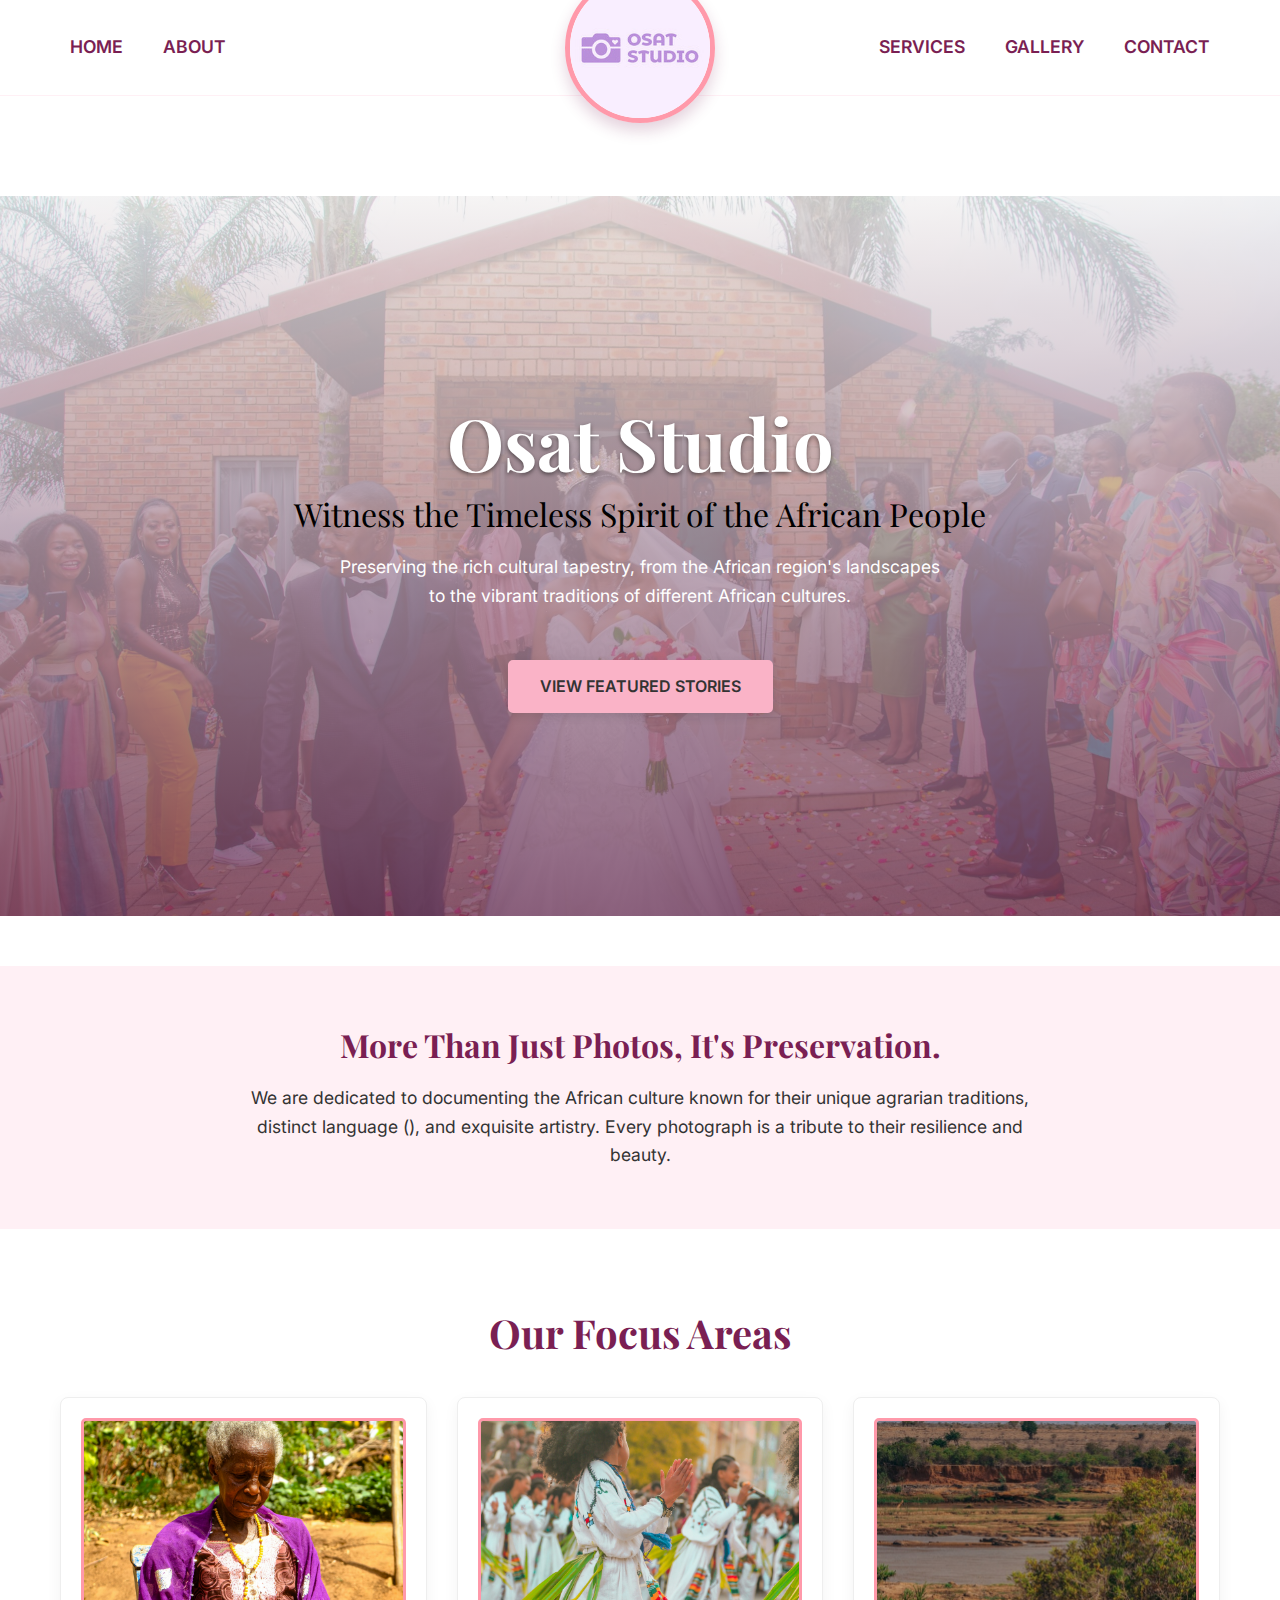
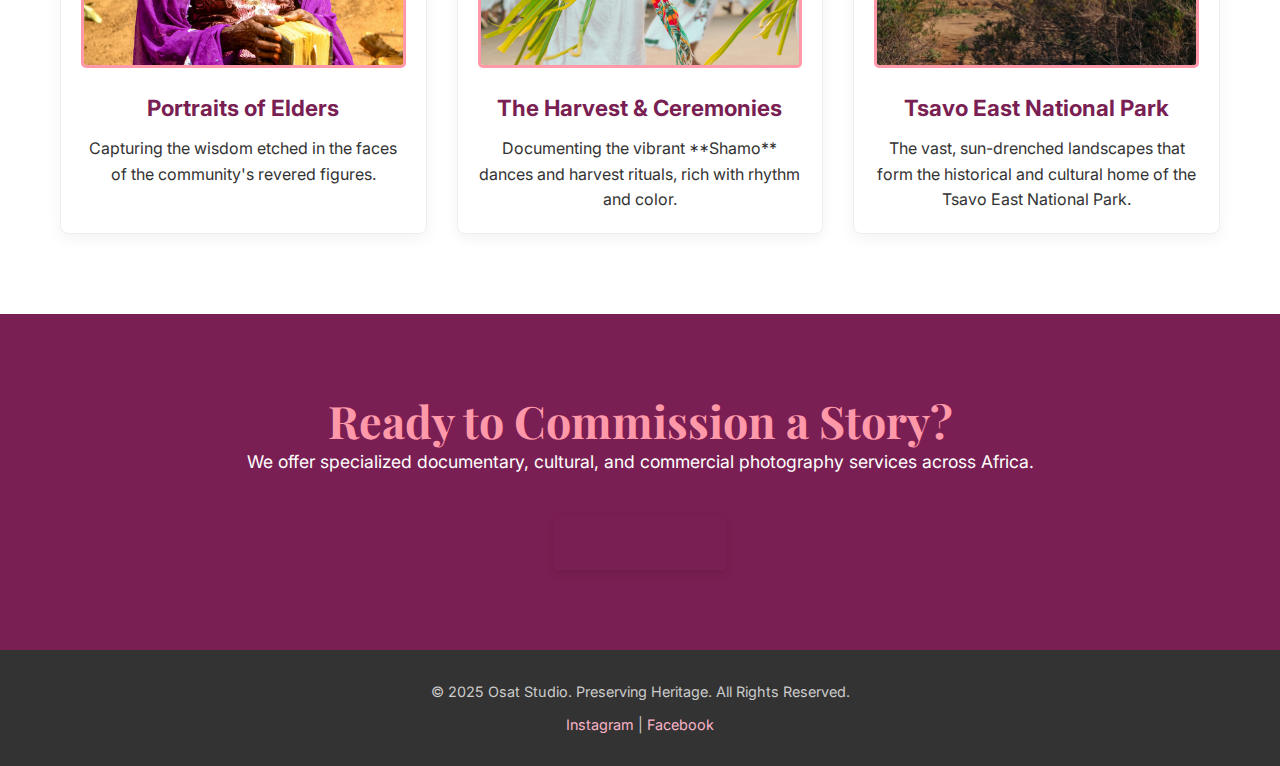
<file: index.html>
<!DOCTYPE html>
<html lang="en">
<head>
    <meta charset="UTF-8">
    <meta name="viewport" content="width=device-width, initial-scale=1.0">
    <title>Osat Studio: Capturing the African Heritage</title>
    <link rel="stylesheet" href="styles.css"> 
</head>
<body>

    <header class="main-header">
        <nav class="centered-nav">
            <ul class="nav-left">
                <li><a href="index.html">Home</a></li>
                <li><a href="about.html">About</a></li>
            </ul>

            <div class="nav-logo">
                <img src="images/logo.jpeg" alt="Eritrean Lenses Photography Logo" class="logo-img">
            </div>

            <ul class="nav-right">
                <li><a href="services.html">Services</a></li>
                <li><a href="gallery.html">Gallery</a></li>
                <li><a href="contact.html">Contact</a></li>
            </ul>
        </nav>
    </header>
    
    <main>
        
        <section class="hero-section">
            <div class="hero-content">
                <h1>Osat Studio</h1>
                <h2>Witness the Timeless Spirit of the African People</h2>
                <p>Preserving the rich cultural tapestry, from the African region's landscapes to the vibrant traditions of different African cultures.</p>
                <a href="gallery.html" class="cta-button">View Featured Stories</a>
            </div>
            </section>

        <section class="intro-mission">
            <div class="container">
                <h3>More Than Just Photos, It's Preservation.</h3>
                <p>We are dedicated to documenting the African culture known for their unique agrarian traditions, distinct language (), and exquisite artistry. Every photograph is a tribute to their resilience and beauty.</p>
            </div>
        </section>

        <section class="featured-themes">
            <div class="container">
                <h3>Our Focus Areas</h3>
                <div class="theme-grid">
                    <div class="theme-card">
                        <img src="images/elders.jpg" alt="Kunama elder portrait">
                        <h4>Portraits of Elders</h4>
                        <p>Capturing the wisdom etched in the faces of the community's revered figures.</p>
                    </div>
                    <div class="theme-card">
                        <img src="images/dances.jpg" alt="Kunama traditional dancing">
                        <h4>The Harvest & Ceremonies</h4>
                        <p>Documenting the vibrant **Shamo** dances and harvest rituals, rich with rhythm and color.</p>
                    </div>
                    <div class="theme-card">
                        <img src="images/africa.jpg" alt="Tsavo East National Park landscape">
                        <h4>Tsavo East National Park</h4>
                        <p>The vast, sun-drenched landscapes that form the historical and cultural home of the Tsavo East National Park.</p>
                    </div>
                </div>
            </div>
        </section>

        <section class="secondary-cta">
            <div class="container">
                <h2>Ready to Commission a Story?</h2>
                <p>We offer specialized documentary, cultural, and commercial photography services across Africa.</p>
                <a href="contact.html" class="cta-button-secondary">Inquire Now</a>
            </div>
        </section>

    </main>

    <footer class="site-footer">
        <p>&copy; 2025 Osat Studio. Preserving Heritage. All Rights Reserved.</p>
        <div class="social-links">
            <a href="#">Instagram</a> | <a href="#">Facebook</a>
        </div>
    </footer>

</body>
</html>
</file>
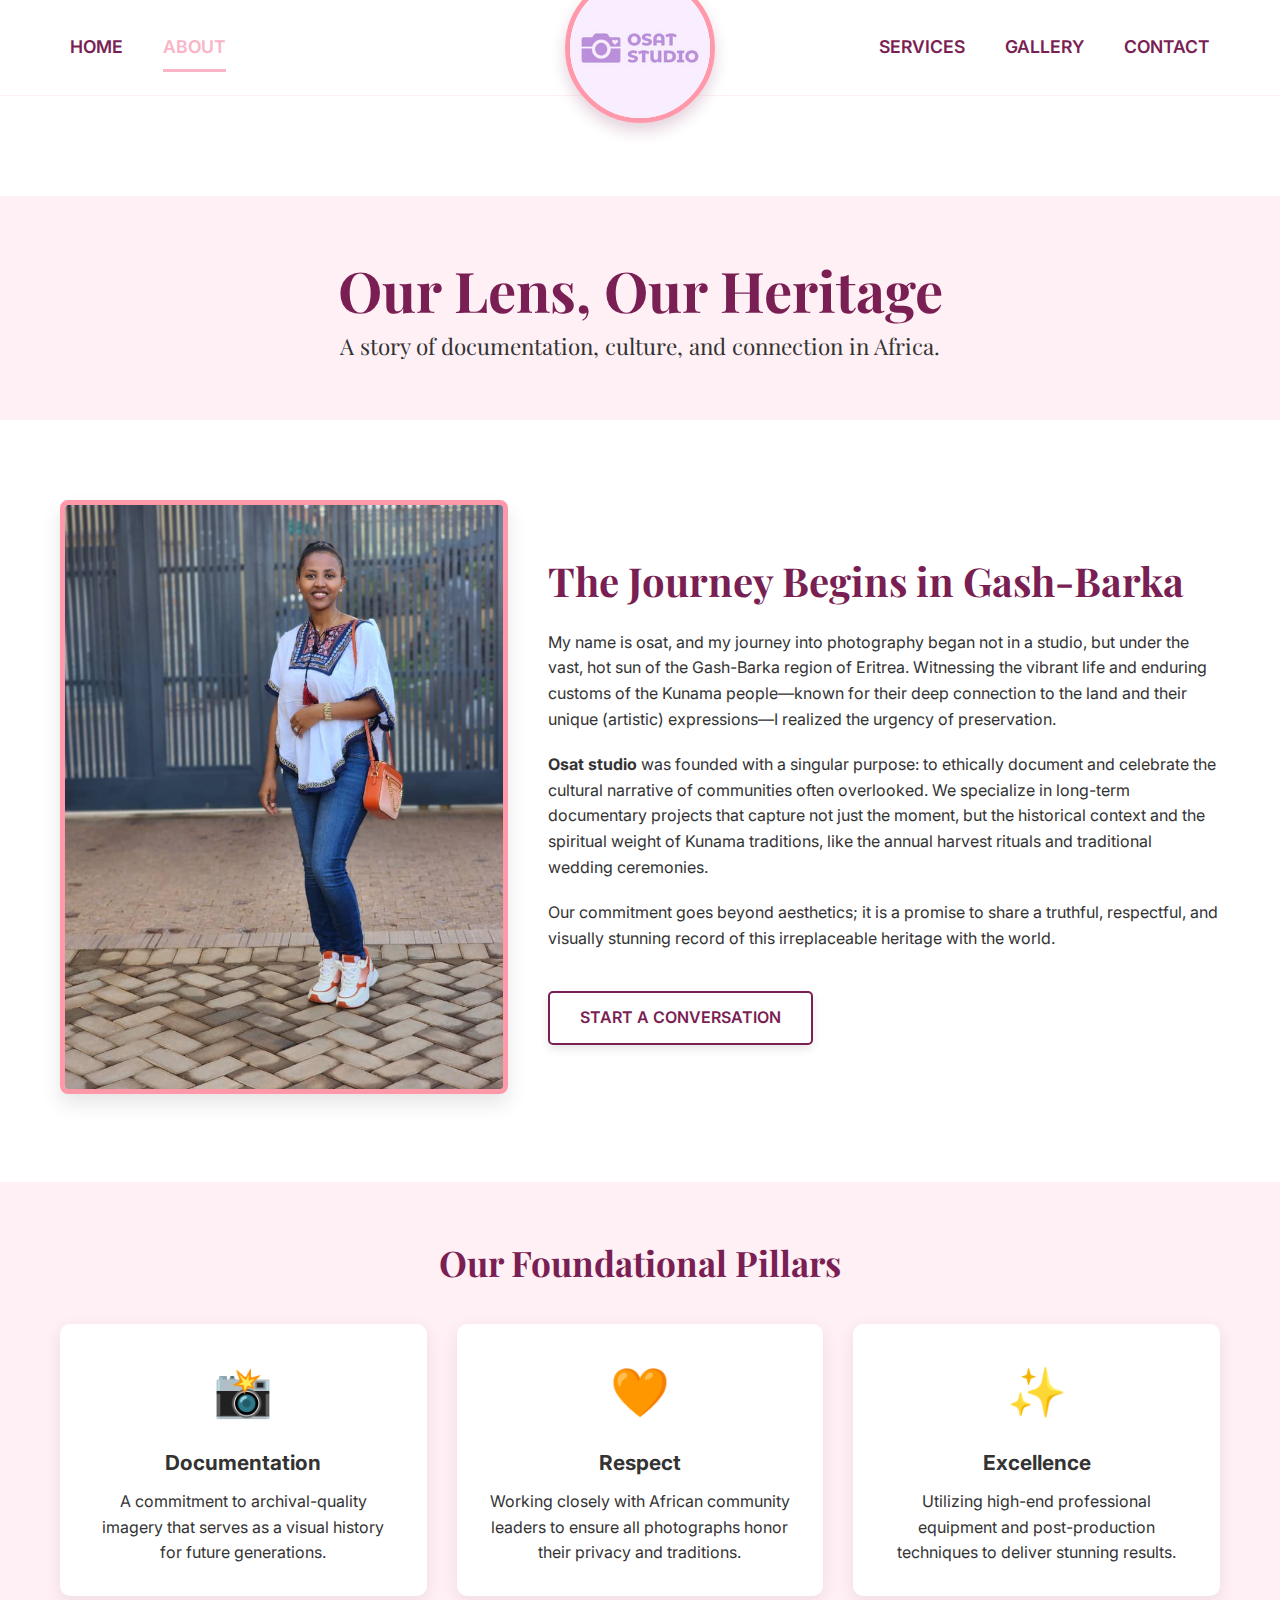
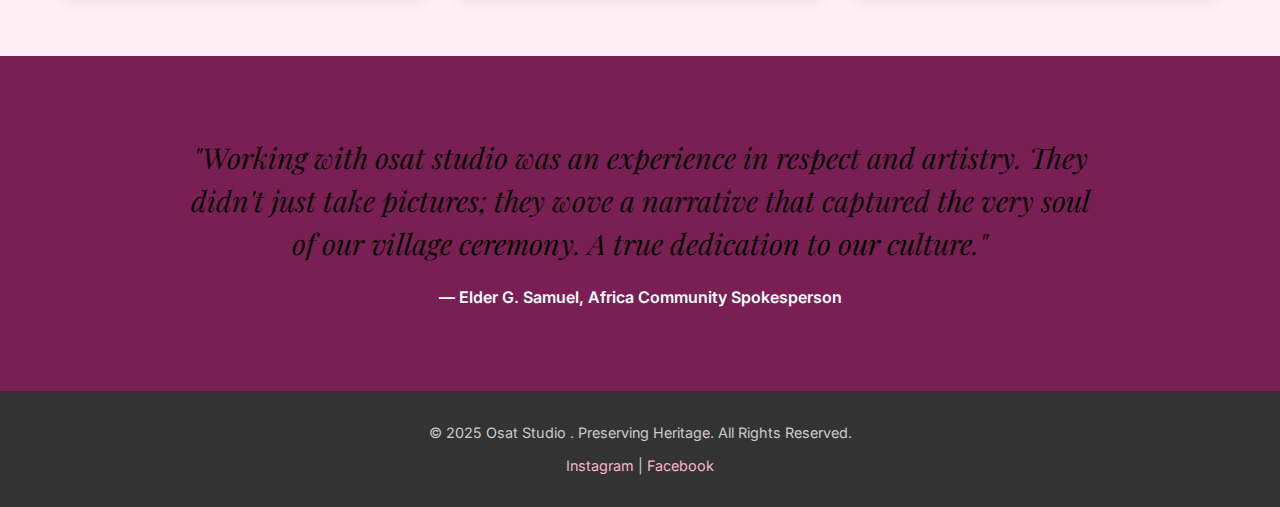
<file: about.html>
<!DOCTYPE html>
<html lang="en">
<head>
    <meta charset="UTF-8">
    <meta name="viewport" content="width=device-width, initial-scale=1.0">
    <title>About Us | African Lenses</title>
    <!-- Link to the shared stylesheet -->
    <link rel="stylesheet" href="styles.css"> 
</head>
<body>

    <!-- 
        HEADER: Reusing the centered navigation and logo structure
    -->
    <header class="main-header">
        <nav class="centered-nav">
            <ul class="nav-left">
                <li><a href="index.html">Home</a></li>
                <!-- Highlight the active page -->
                <li><a href="about.html" class="active-link">About</a></li> 
            </ul>

            <div class="nav-logo">
                <!-- Using logo.jpeg as per the last shared HTML -->
                <img src="images/logo.jpeg" alt="African Lenses Photography Logo" class="logo-img">
            </div>

            <ul class="nav-right">
                <li><a href="services.html">Services</a></li>
                <li><a href="gallery.html">Gallery</a></li>
                <li><a href="contact.html">Contact</a></li>
            </ul>
        </nav>
    </header>
    
    <!-- 
        MAIN CONTENT: About Page Sections
    -->
    <main>
        
        <!-- Hero Title Section (Simple but effective) -->
        <section class="page-hero-title">
            <div class="container">
                <h1>Our Lens, Our Heritage</h1>
                <h2>A story of documentation, culture, and connection in Africa.</h2>
            </div>
        </section>

        <!-- 1. THE STORY: Two-column layout with photo -->
        <section class="about-story-section">
            <div class="container about-flex-container">
                
                <!-- Image of the Photographer/Studio -->
                <div class="about-image">
                    <img src="images/osit.jpg" 
                         alt="Portrait of the Photographer"
                         onerror="this.onerror=null; this.src='https://placehold.co/500x700/7A1F53/FFFFFF?text=The+Photographer';">
                </div>

                <!-- Biography Text -->
                <div class="about-text">
                    <h3>The Journey Begins in Gash-Barka</h3>
                    <p>My name is osat, and my journey into photography began not in a studio, but under the vast, hot sun of the Gash-Barka region of Eritrea. Witnessing the vibrant life and enduring customs of the Kunama people—known for their deep connection to the land and their unique  (artistic) expressions—I realized the urgency of preservation.</p>
                    
                    <p><strong>Osat studio</strong> was founded with a singular purpose: to ethically document and celebrate the cultural narrative of communities often overlooked. We specialize in long-term documentary projects that capture not just the moment, but the historical context and the spiritual weight of Kunama traditions, like the annual harvest rituals and traditional wedding ceremonies.</p>
                    
                    <p>Our commitment goes beyond aesthetics; it is a promise to share a truthful, respectful, and visually stunning record of this irreplaceable heritage with the world.</p>
                    
                    <a href="contact.html" class="cta-button-secondary">Start a Conversation</a>
                </div>

            </div>
        </section>
        
        <!-- 2. CORE VALUES/MISSION -->
        <section class="core-values">
            <div class="container">
                <h3>Our Foundational Pillars</h3>
                <div class="values-grid">
                    <div class="value-card">
                        <span class="icon">📸</span>
                        <h4>Documentation</h4>
                        <p>A commitment to archival-quality imagery that serves as a visual history for future generations.</p>
                    </div>
                    <div class="value-card">
                        <span class="icon">🧡</span>
                        <h4>Respect</h4>
                        <p>Working closely with African community leaders to ensure all photographs honor their privacy and traditions.</p>
                    </div>
                    <div class="value-card">
                        <span class="icon">✨</span>
                        <h4>Excellence</h4>
                        <p>Utilizing high-end professional equipment and post-production techniques to deliver stunning results.</p>
                    </div>
                </div>
            </div>
        </section>

        <!-- 3. TESTIMONIAL BLOCK -->
        <section class="testimonial-block">
            <div class="container">
                <p class="quote-text">"Working with osat studio was an experience in respect and artistry. They didn't just take pictures; they wove a narrative that captured the very soul of our village ceremony. A true dedication to our culture."</p>
                <p class="quote-source">— Elder G. Samuel, Africa Community Spokesperson</p>
            </div>
        </section>
        
    </main>

    <!-- 
        FOOTER: Reusing the standard footer structure
    -->
    <footer class="site-footer">
        <p>&copy; 2025 Osat Studio  . Preserving Heritage. All Rights Reserved.</p>
        <div class="social-links">
            <a href="#">Instagram</a> | <a href="#">Facebook</a>
        </div>
    </footer>

</body>
</html>
</file>
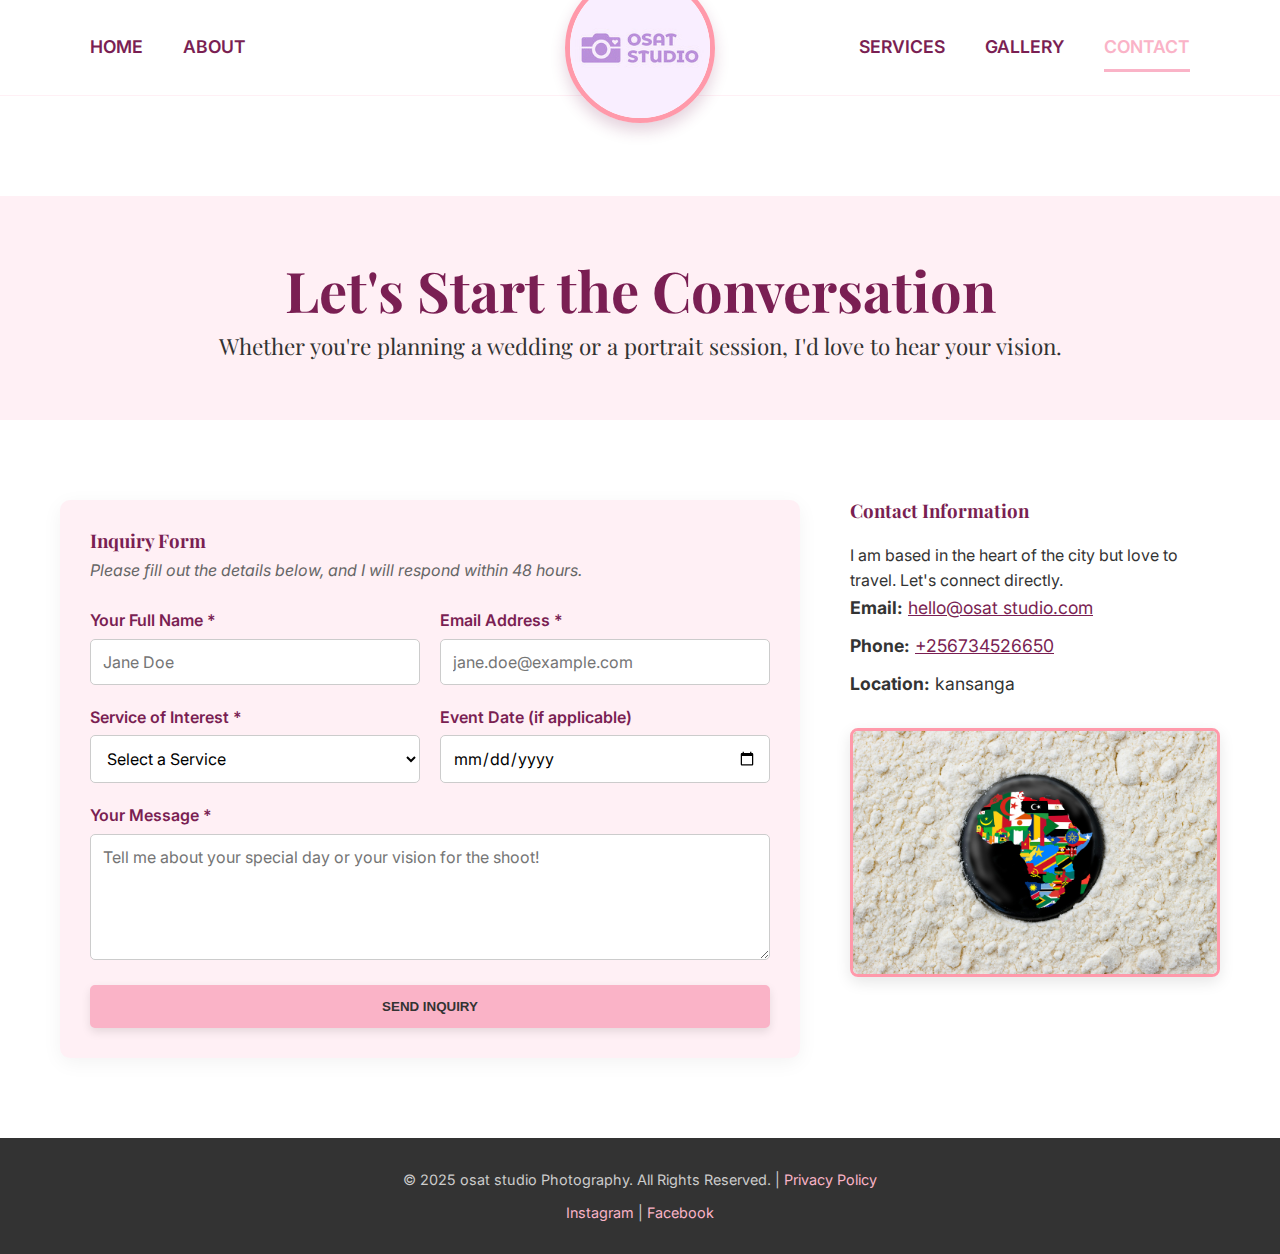
<file: contact.html>
<!DOCTYPE html>
<html lang="en">
<head>
    <meta charset="UTF-8">
    <meta name="viewport" content="width=device-width, initial-scale=1.0">
    <title>Contact | Rosa Bloom Photography</title>
    <link rel="stylesheet" href="styles.css">
</head>
<body>

    <!-- Main Header & Navigation -->
    <header class="main-header">
        <div class="centered-nav container">
            <!-- Navigation Links Left -->
            <ul class="nav-left">
                <li><a href="index.html">Home</a></li>
                <li><a href="about.html">About</a></li>
            </ul>

            <!-- Logo -->
            <div class="nav-logo">
                <img src="images/logo.jpeg" alt="Rosa Bloom Logo" class="logo-img" 
                     onerror="this.onerror=null; this.src='https://placehold.co/150x150/FF99AA/7A1F53?text=RB'">
            </div>

            <!-- Navigation Links Right -->
            <ul class="nav-right">
                <li><a href="services.html">Services</a></li>
                <li><a href="gallery.html">Gallery</a></li>
                <!-- Contact link is active on this page -->
                <li><a href="contact.html" class="active-link">Contact</a></li>
            </ul>
        </div>
    </header>

    <main>
        <!-- Page Hero Title -->
        <section class="page-hero-title">
            <div class="container">
                <h1>Let's Start the Conversation</h1>
                <h2>Whether you're planning a wedding or a portrait session, I'd love to hear your vision.</h2>
            </div>
        </section>

        <!-- Contact Form and Details Section -->
        <section class="contact-section">
            <div class="container contact-grid">
                
                <!-- Contact Form Container -->
                <div class="contact-form-container">
                    <h3>Inquiry Form</h3>
                    <p class="form-instructions">Please fill out the details below, and I will respond within 48 hours.</p>

                    <form action="#" method="POST" class="contact-form">
                        
                        <div class="form-group">
                            <label for="name">Your Full Name *</label>
                            <input type="text" id="name" name="name" required placeholder="Jane Doe">
                        </div>

                        <div class="form-group">
                            <label for="email">Email Address *</label>
                            <input type="email" id="email" name="email" required placeholder="jane.doe@example.com">
                        </div>

                        <div class="form-group">
                            <label for="service">Service of Interest *</label>
                            <select id="service" name="service" required>
                                <option value="" disabled selected>Select a Service</option>
                                <option value="wedding">Wedding / Elopement</option>
                                <option value="portrait">Family / Lifestyle Portrait</option>
                                <option value="commercial">Commercial / Branding</option>
                                <option value="other">Other Inquiry</option>
                            </select>
                        </div>

                        <div class="form-group">
                            <label for="date">Event Date (if applicable)</label>
                            <input type="date" id="date" name="date">
                        </div>

                        <div class="form-group full-width">
                            <label for="message">Your Message *</label>
                            <textarea id="message" name="message" rows="5" required placeholder="Tell me about your special day or your vision for the shoot!"></textarea>
                        </div>
                        
                        <!-- Submit Button styled as the primary CTA button -->
                        <button type="submit" class="cta-button full-width">Send Inquiry</button>
                    </form>
                </div>

                <!-- Contact Information and Map Placeholder -->
                <div class="contact-info">
                    <h3>Contact Information</h3>
                    <p>I am based in the heart of the city but love to travel. Let's connect directly.</p>

                    <div class="info-details">
                        <p><strong>Email:</strong> <a href="mailto:hello@osat studio.com">hello@osat studio.com</a></p>
                        <p><strong>Phone:</strong> <a href="tel:+256712345670">+256734526650</a></p>
                        <p><strong>Location:</strong> kansanga</p>
                    </div>

                    <div class="map-placeholder">
                        <img src="images/map.jpg" alt="Location Map Placeholder" 
                             onerror="this.onerror=null; this.src='https://placehold.co/400x300/FAB3C7/7A1F53?text=Map+Placeholder'">
                    </div>
                </div>

            </div>
        </section>

    </main>

    <!-- Footer -->
    <footer class="site-footer">
        <div class="container">
            <p>&copy; 2025 osat studio Photography. All Rights Reserved. | <a href="contact.html">Privacy Policy</a></p>
            <div class="social-links">
                <a href="#">Instagram</a> | 
                <a href="#">Facebook</a>
            </div>
        </div>
    </footer>

</body>
</html>
</file>
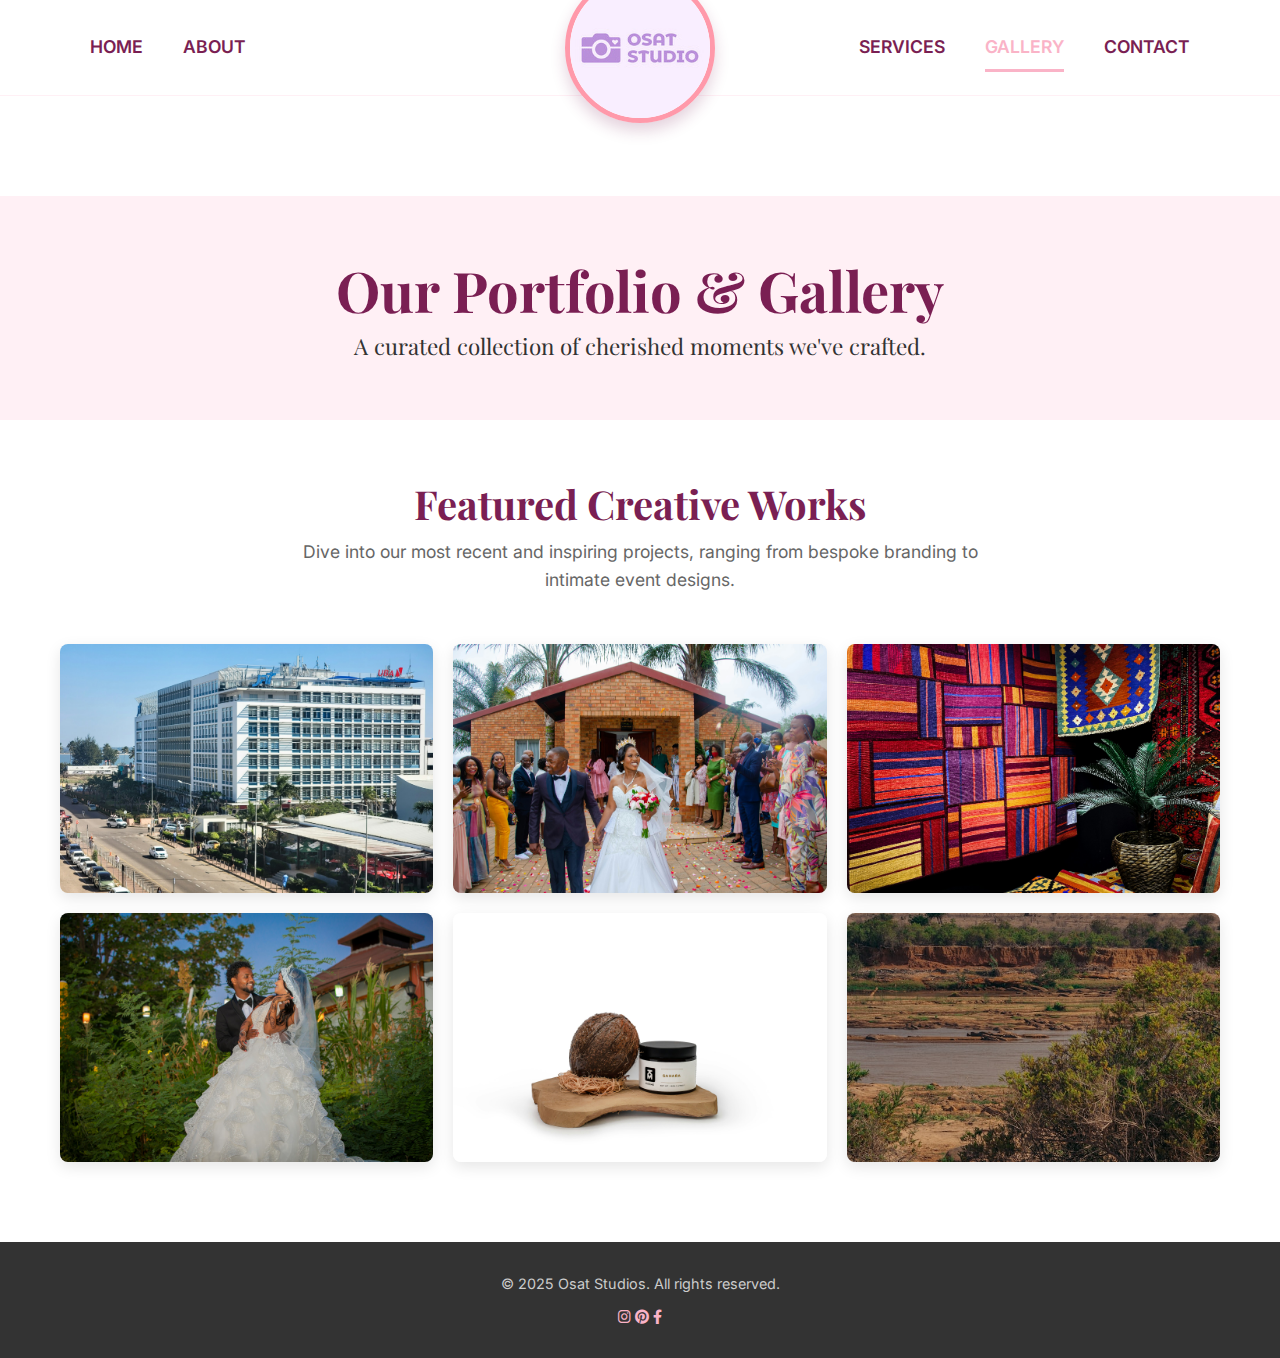
<file: gallery.html>
<!DOCTYPE html>
<html lang="en">
<head>
    <meta charset="UTF-8">
    <meta name="viewport" content="width=device-width, initial-scale=1.0">
    <title>Gallery | Willow & Plum Studios</title>
    <link rel="stylesheet" href="styles.css">
    <!-- Icon set used for illustrative purposes -->
    <link rel="stylesheet" href="https://cdnjs.cloudflare.com/ajax/libs/font-awesome/6.0.0-beta3/css/all.min.css">
</head>
<body>

    <!-- Header & Navigation -->
    <header class="main-header">
        <div class="centered-nav container">
            <!-- Left Navigation Links -->
            <ul class="nav-left">
                <li><a href="index.html">Home</a></li>
                <li><a href="about.html">About</a></li>
            </ul>
            
            <!-- Logo/Centerpiece -->
            <div class="nav-logo">
                <a href="index.html">
                    <img src="images/logo.jpeg" alt="Willow & Plum Logo" class="logo-img">
                </a>
            </div>

            <!-- Right Navigation Links -->
            <ul class="nav-right">
                <li><a href="services.html">Services</a></li>
                <li><a href="gallery.html" class="active-link">Gallery</a></li>
                <li><a href="contact.html">Contact</a></li>
            </ul>
        </div>
    </header>

    <main>
        <!-- Page Hero Title -->
        <section class="page-hero-title">
            <div class="container">
                <h1>Our Portfolio & Gallery</h1>
                <h2>A curated collection of cherished moments we've crafted.</h2>
            </div>
        </section>

        <!-- Gallery Grid Section -->
        <section class="gallery-section">
            <div class="container">
                <h3>Featured Creative Works</h3>
                <p class="gallery-description">Dive into our most recent and inspiring projects, ranging from bespoke branding to intimate event designs.</p>

                <div class="gallery-grid">
                    <!-- Gallery Item 1 -->
                    <div class="gallery-item">
                        <img src="images/comm.jpg" alt="Floral Branding Project">
                        <div class="overlay">
                            <h4>Blossom Brand Identity</h4>
                            <p>Bespoke logos and stationery for a boutique florist.</p>
                        </div>
                    </div>
                    
                    <!-- Gallery Item 2 -->
                    <div class="gallery-item">
                        <img src="images/hero-sec.jpg" alt="Event Design">
                        <div class="overlay">
                            <h4>Summer Garden Party</h4>
                            <p>Full conceptualization and styling of a high-end outdoor event.</p>
                        </div>
                    </div>

                    <!-- Gallery Item 3 -->
                    <div class="gallery-item">
                        <img src="images/int.jpg" alt="Digital Illustration">
                        <div class="overlay">
                            <h4>Digital Mood Boards</h4>
                            <p>Custom digital illustrations for interior design concepts.</p>
                        </div>
                    </div>
                    
                    <!-- Gallery Item 4 -->
                    <div class="gallery-item">
                        <img src="images/wed.jpg" alt="Wedding Stationery">
                        <div class="overlay">
                            <h4>Ethereal Wedding Suite</h4>
                            <p>Custom invitations, menus, and place cards with foil details.</p>
                        </div>
                    </div>
                    
                    <!-- Gallery Item 5 -->
                    <div class="gallery-item">
                        <img src="images/soap.jpg" alt="Product Packaging">
                        <div class="overlay">
                            <h4>Artisan Soap Packaging</h4>
                            <p>Minimalist, eco-friendly design for a luxury product line.</p>
                        </div>
                    </div>
                    
                    <!-- Gallery Item 6 -->
                    <div class="gallery-item">
                        <img src="images/africa.jpg" alt="Portrait Photography">
                        <div class="overlay">
                            <h4>Executive Portrait Series</h4>
                            <p>Clean, professional headshots and lifestyle photography.</p>
                        </div>
                    </div>

                </div>
            </div>
        </section>

    </main>

    <!-- Footer -->
    <footer class="site-footer">
        <div class="container">
            <p>&copy; 2025 Osat Studios. All rights reserved.</p>
            <div class="social-links">
                <a href="#"><i class="fab fa-instagram"></i></a>
                <a href="#"><i class="fab fa-pinterest"></i></a>
                <a href="#"><i class="fab fa-facebook-f"></i></a>
            </div>
        </div>
    </footer>
    
</body>
</html>
</file>
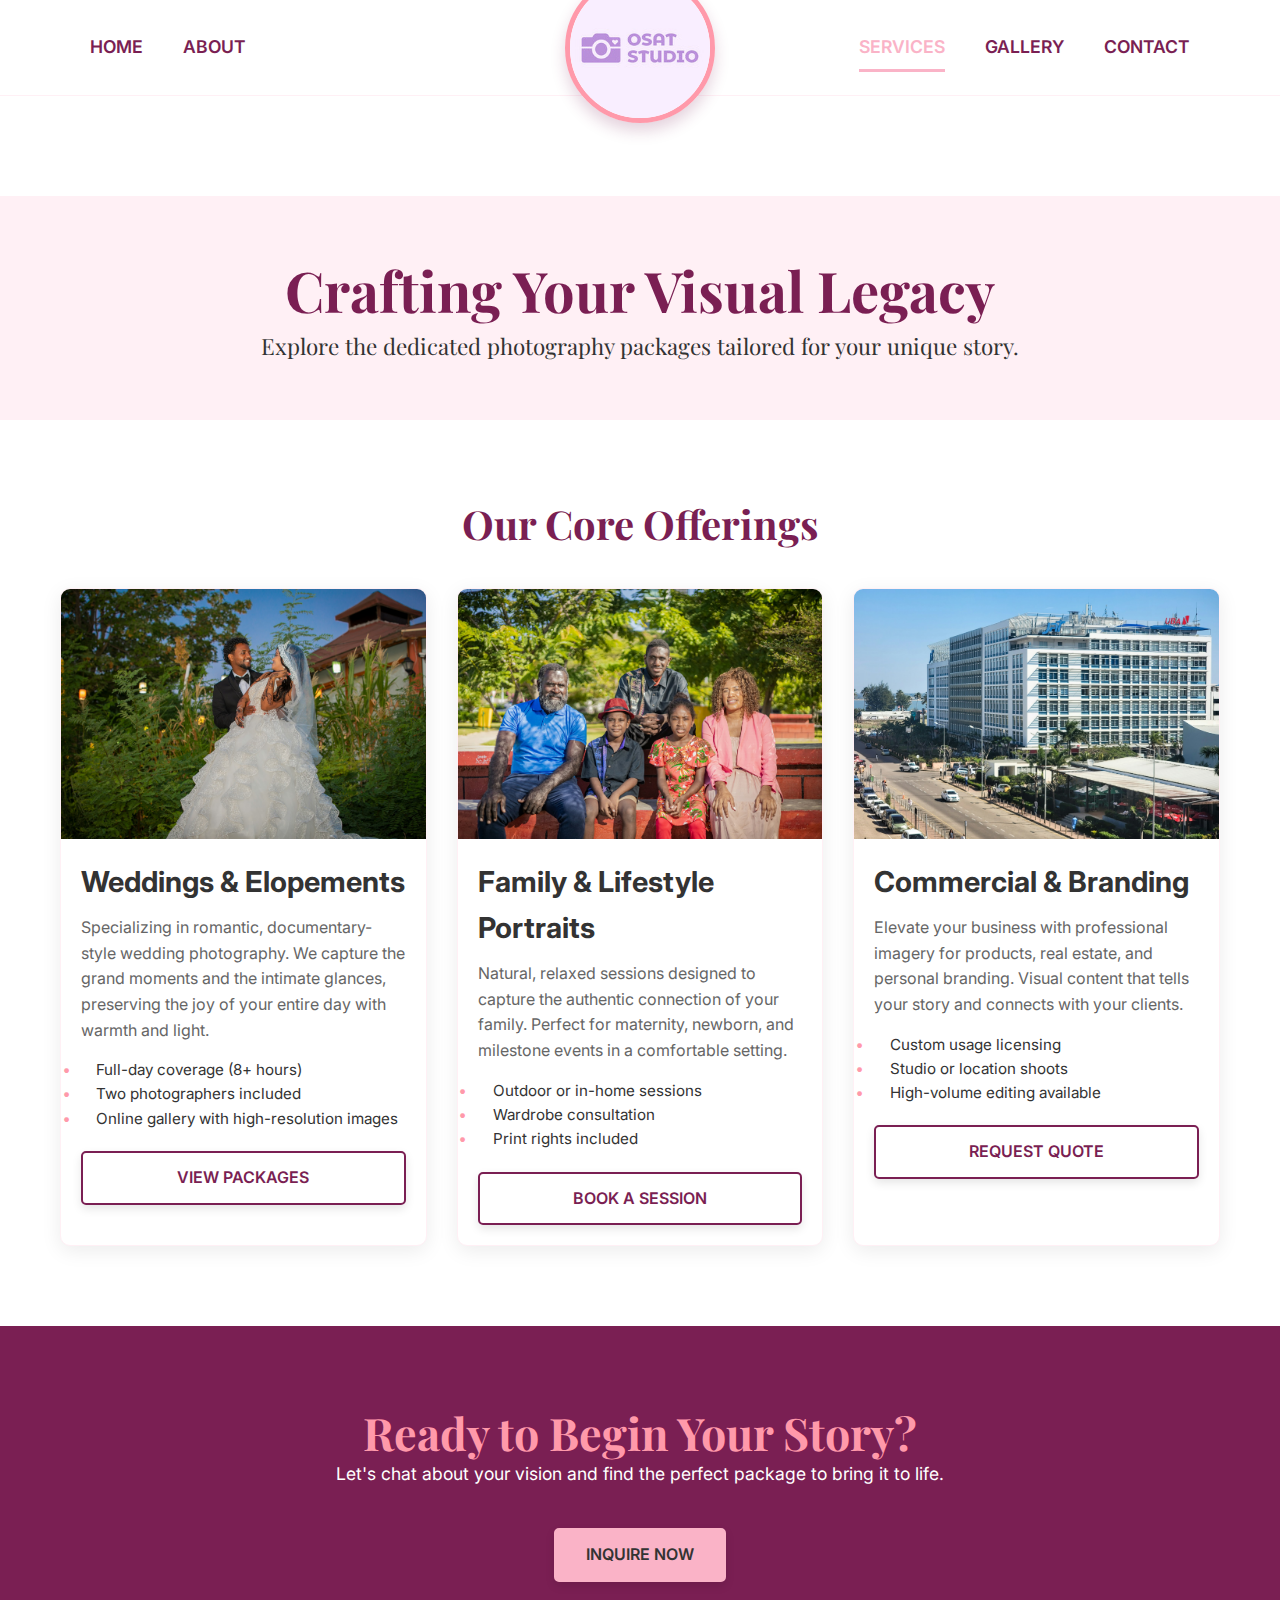
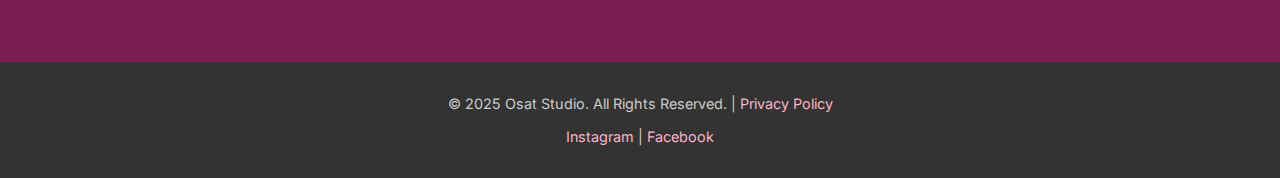
<file: services.html>
<!DOCTYPE html>
<html lang="en">
<head>
    <meta charset="UTF-8">
    <meta name="viewport" content="width=device-width, initial-scale=1.0">
    <title>Services | Rosa Bloom Photography</title>
    <link rel="stylesheet" href="styles.css">
</head>
<body>

    <!-- Main Header & Navigation -->
    <header class="main-header">
        <div class="centered-nav container">
            <!-- Navigation Links Left -->
            <ul class="nav-left">
                <li><a href="index.html">Home</a></li>
                <li><a href="about.html">About</a></li>
            </ul>

            <!-- Logo -->
            <div class="nav-logo">
                <img src="images/logo.jpeg" alt="Rosa Bloom Logo" class="logo-img" 
                     onerror="this.onerror=null; this.src='https://placehold.co/150x150/FF99AA/7A1F53?text=RB'">
            </div>

            <!-- Navigation Links Right -->
            <ul class="nav-right">
                <!-- Services link is active on this page -->
                <li><a href="services.html" class="active-link">Services</a></li>
                <li><a href="gallery.html">Gallery</a></li>
                <li><a href="contact.html">Contact</a></li>
            </ul>
        </div>
    </header>

    <main>
        <!-- Page Hero Title -->
        <section class="page-hero-title">
            <div class="container">
                <h1>Crafting Your Visual Legacy</h1>
                <h2>Explore the dedicated photography packages tailored for your unique story.</h2>
            </div>
        </section>

        <!-- Services Grid Section -->
        <section class="services-grid-section">
            <div class="container">
                <h3>Our Core Offerings</h3>
                <div class="service-grid">
                    
                    <!-- Service Card 1: Weddings -->
                    <div class="service-card">
                        <div class="service-image-wrapper">
                            <img src="images/wed.jpg" alt="Wedding Photography" 
                                 onerror="this.onerror=null; this.src='https://placehold.co/600x400/7A1F53/FFFFFF?text=Wedding+Photo'">
                        </div>
                        <h4>Weddings & Elopements</h4>
                        <p>Specializing in romantic, documentary-style wedding photography. We capture the grand moments and the intimate glances, preserving the joy of your entire day with warmth and light.</p>
                        <ul>
                            <li>Full-day coverage (8+ hours)</li>
                            <li>Two photographers included</li>
                            <li>Online gallery with high-resolution images</li>
                        </ul>
                        <a href="contact.html" class="cta-button-secondary">View Packages</a>
                    </div>
                    
                    <!-- Service Card 2: Portraits -->
                    <div class="service-card">
                        <div class="service-image-wrapper">
                            <img src="images/fam.jpg" alt="Portrait Session" 
                                 onerror="this.onerror=null; this.src='https://placehold.co/600x400/FAB3C7/7A1F53?text=Portrait+Session'">
                        </div>
                        <h4>Family & Lifestyle Portraits</h4>
                        <p>Natural, relaxed sessions designed to capture the authentic connection of your family. Perfect for maternity, newborn, and milestone events in a comfortable setting.</p>
                        <ul>
                            <li>Outdoor or in-home sessions</li>
                            <li>Wardrobe consultation</li>
                            <li>Print rights included</li>
                        </ul>
                        <a href="contact.html" class="cta-button-secondary">Book a Session</a>
                    </div>
                    
                    <!-- Service Card 3: Commercial -->
                    <div class="service-card">
                        <div class="service-image-wrapper">
                            <img src="images/comm.jpg" alt="Commercial Photography" 
                                 onerror="this.onerror=null; this.src='https://placehold.co/600x400/FF99AA/7A1F53?text=Commercial+Shoot'">
                        </div>
                        <h4>Commercial & Branding</h4>
                        <p>Elevate your business with professional imagery for products, real estate, and personal branding. Visual content that tells your story and connects with your clients.</p>
                        <ul>
                            <li>Custom usage licensing</li>
                            <li>Studio or location shoots</li>
                            <li>High-volume editing available</li>
                        </ul>
                        <a href="contact.html" class="cta-button-secondary">Request Quote</a>
                    </div>

                </div>
            </div>
        </section>

        <!-- Final Call to Action Section -->
        <section class="secondary-cta">
            <div class="container">
                <h2>Ready to Begin Your Story?</h2>
                <p>Let's chat about your vision and find the perfect package to bring it to life.</p>
                <a href="contact.html" class="cta-button">Inquire Now</a>
            </div>
        </section>

    </main>

    <!-- Footer -->
    <footer class="site-footer">
        <div class="container">
            <p>&copy; 2025 Osat Studio. All Rights Reserved. | <a href="contact.html">Privacy Policy</a></p>
            <div class="social-links">
                <a href="#">Instagram</a> | 
                <a href="#">Facebook</a>
            </div>
        </div>
    </footer>

</body>
</html>
</file>
<file: styles.css>
/* -------------------------------------------
   GLOBAL STYLES & TYPOGRAPHY
   ------------------------------------------- */
@import url('https://fonts.googleapis.com/css2?family=Playfair+Display:wght@700&family=Inter:wght@300;400;600;700&display=swap');

:root {
    --color-primary-dark: #7A1F53; /* Deep Plum / Magenta */
    --color-primary-light: #FF99AA; /* Dusty Rose / Soft Pink */
    --color-accent: #FAB3C7;       /* Vibrant Pink Accent */
    --color-background-main: #FFFFFF;
    --color-background-secondary: #FFF0F5; /* Very light pink/off-white */
    --color-text-dark: #333333;
    --color-text-light: #FFFFFF;
    --logo-size: 150px; /* Adjusted to 150px as per your request */
}

* {
    margin: 0;
    padding: 0;
    box-sizing: border-box;
}

body {
    font-family: 'Inter', sans-serif;
    color: var(--color-text-dark);
    background-color: var(--color-background-main);
    line-height: 1.6;
}

h1, h2, h3 {
    font-family: 'Playfair Display', serif;
    color: var(--color-primary-dark);
    line-height: 1.2;
}

.container {
    max-width: 1200px;
    margin: 0 auto;
    padding: 0 20px;
}

/* FIX: Add margin-top to main to account for the logo's overhang (100px) */
main {
    margin-top: 100px; 
}

/* Style for active navigation link */
.active-link {
    color: var(--color-accent) !important;
}
.active-link::after {
    width: 100% !important;
}

/* Reusable Button Style */
.cta-button, .cta-button-secondary {
    display: inline-block;
    padding: 12px 30px;
    margin-top: 20px;
    font-weight: 600;
    text-transform: uppercase;
    text-decoration: none;
    border-radius: 5px;
    transition: all 0.3s ease;
    box-shadow: 0 4px 10px rgba(0, 0, 0, 0.1);
}

.cta-button {
    background-color: var(--color-accent);
    color: var(--color-text-dark);
    border: 2px solid var(--color-accent);
}

.cta-button:hover {
    background-color: var(--color-primary-dark);
    color: var(--color-text-light);
    border-color: var(--color-primary-dark);
}

.cta-button-secondary {
    background-color: transparent;
    color: var(--color-primary-dark);
    border: 2px solid var(--color-primary-dark);
}

.cta-button-secondary:hover {
    background-color: var(--color-primary-dark);
    color: var(--color-text-light);
}


/* -------------------------------------------
   HEADER & UNIQUE NAVIGATION (FLEXBOX MAGIC)
   ------------------------------------------- */

.main-header {
    background-color: var(--color-background-main);
    border-bottom: 1px solid var(--color-background-secondary);
    padding: 10px 0;
    position: sticky;
    top: 0;
    z-index: 1000;
}

.centered-nav {
    display: flex;
    justify-content: space-between; /* Pushes left/right links to the edges */
    align-items: center;
    max-width: 1200px;
    margin: 0 auto;
    height: calc(var(--logo-size) / 2); 
}

/* Logo Centering */
.nav-logo {
    position: absolute; 
    left: 50%;
    transform: translateX(-50%); 
    z-index: 10; 
}

.logo-img {
    width: var(--logo-size); 
    height: var(--logo-size); 
    object-fit: cover;
    border-radius: 50%; 
    border: 5px solid var(--color-primary-light); 
    display: block;
    box-shadow: 0 8px 15px rgba(122, 31, 83, 0.2);
}

/* Navigation Lists Styling */
.nav-left, .nav-right {
    list-style: none;
    display: flex;
    gap: 40px; 
    padding: 0 30px;
    font-size: 1.1rem;
    font-weight: 600;
    text-transform: uppercase;
}

.nav-left a, .nav-right a {
    text-decoration: none;
    color: var(--color-primary-dark);
    padding: 10px 0;
    transition: color 0.3s ease;
    position: relative;
}

.nav-left a:hover, .nav-right a:hover {
    color: var(--color-accent);
}

/* Subtle underbar on hover */
.nav-left a::after, .nav-right a::after {
    content: '';
    position: absolute;
    width: 0;
    height: 3px;
    background-color: var(--color-accent);
    bottom: -5px;
    left: 0;
    transition: width 0.3s ease;
}

.nav-left a:hover::after, .nav-right a:hover::after {
    width: 100%;
}

/* -------------------------------------------
   GLOBAL PAGE STYLES (Used for the Hero titles on About/Services pages)
   ------------------------------------------- */
   
.page-hero-title {
    padding: 60px 0;
    text-align: center;
    background-color: var(--color-background-secondary);
}
.page-hero-title h1 {
    font-size: 3.5rem;
    margin-bottom: 10px;
}
.page-hero-title h2 {
    font-size: 1.4rem;
    font-weight: 400;
    color: var(--color-text-dark);
}


/* -------------------------------------------
   HOMEPAGE SECTIONS
   ------------------------------------------- */

/* 1. HERO SECTION */
.hero-section {
    height: 80vh; 
    background: 
        linear-gradient(rgba(244, 242, 242, 0.8), rgba(120, 64, 95, 0.8)),
        url('images/hero-sec.jpg') no-repeat center center/cover;
    display: flex;
    align-items: center;
    justify-content: center;
    text-align: center;
    color: var(--color-text-light);
    margin-bottom: 50px;
}

.hero-content {
    max-width: 800px;
}

.hero-content h1 {
    font-size: 4.5rem;
    color: var(--color-text-light);
    margin-bottom: 10px;
    text-shadow: 0 2px 4px rgba(0, 0, 0, 0.5);
}

.hero-content h2 {
    font-size: 2rem; 
    color: black;
    margin-bottom: 20px;
    font-weight: 400;
}

.hero-content p {
    font-size: 1.1rem;
    max-width: 600px;
    margin: 0 auto 30px;
}

/* 2. INTRODUCTION/MISSION STATEMENT */
.intro-mission {
    text-align: center;
    padding: 60px 0;
    background-color: var(--color-background-secondary);
}

.intro-mission h3 {
    font-size: 2rem;
    margin-bottom: 20px;
}

.intro-mission p {
    max-width: 800px;
    margin: 0 auto;
    font-size: 1.1rem;
    color: var(--color-text-dark);
}

/* 3. FEATURED WORK/THEMES */
.featured-themes {
    padding: 80px 0;
}

.featured-themes h3 {
    text-align: center;
    font-size: 2.5rem;
    margin-bottom: 40px;
}

.theme-grid {
    display: grid;
    grid-template-columns: repeat(auto-fit, minmax(300px, 1fr));
    gap: 30px;
}

.theme-card {
    text-align: center;
    background-color: var(--color-background-main);
    border: 1px solid #eee;
    padding: 20px;
    border-radius: 8px;
    box-shadow: 0 5px 15px rgba(0, 0, 0, 0.05);
    transition: transform 0.3s ease, box-shadow 0.3s ease;
}

.theme-card:hover {
    transform: translateY(-5px);
    box-shadow: 0 10px 25px rgba(122, 31, 83, 0.1);
}

.theme-card img {
    width: 100%;
    height: 250px;
    object-fit: cover;
    border-radius: 5px;
    margin-bottom: 15px;
    border: 3px solid var(--color-primary-light);
}

.theme-card h4 {
    color: var(--color-primary-dark);
    font-size: 1.4rem;
    margin-bottom: 10px;
}

/* 4. SECONDARY CALL TO ACTION */
.secondary-cta {
    background-color: var(--color-primary-dark);
    color: var(--color-text-light);
    padding: 80px 0;
    text-align: center;
}

.secondary-cta h2 {
    color: var(--color-primary-light);
    font-size: 2.8rem;
}

.secondary-cta p {
    font-size: 1.1rem;
    margin-bottom: 20px;
}


/* -------------------------------------------
   ABOUT PAGE STYLES
   ------------------------------------------- */

.about-story-section {
    padding: 80px 0;
}

.about-flex-container {
    display: flex;
    gap: 40px;
    align-items: center;
}

.about-image {
    flex: 1; /* Takes up one part of the space */
    max-width: 40%;
}

.about-image img {
    width: 100%;
    height: auto;
    max-height: 700px;
    object-fit: cover;
    border-radius: 8px;
    /* Add a subtle shadow to make the photo pop */
    box-shadow: 0 10px 20px rgba(0, 0, 0, 0.1); 
    border: 5px solid var(--color-primary-light);
}

.about-text {
    flex: 1.5; /* Takes up slightly more space for text readability */
}

.about-text h3 {
    font-size: 2.5rem;
    margin-bottom: 25px;
}

.about-text p {
    margin-bottom: 20px;
    font-size: 1rem;
}

/* Core Values Section */
.core-values {
    padding: 60px 0;
    background-color: var(--color-background-secondary);
    text-align: center;
}

.core-values h3 {
    margin-bottom: 40px;
    font-size: 2.2rem;
}

.values-grid {
    display: grid;
    grid-template-columns: repeat(3, 1fr);
    gap: 30px;
}

.value-card {
    padding: 30px;
    background-color: var(--color-background-main);
    border-radius: 10px;
    box-shadow: 0 5px 15px rgba(122, 31, 83, 0.1);
}

.value-card .icon {
    display: block;
    font-size: 3rem;
    margin-bottom: 15px;
}

.value-card h4 {
    font-size: 1.3rem;
    margin-bottom: 10px;
}

/* Testimonial Block */
.testimonial-block {
    background-color: var(--color-primary-dark);
    color: var(--color-text-light);
    padding: 80px 0;
    text-align: center;
}

.testimonial-block .quote-text {
    font-family: 'Playfair Display', serif;
    font-size: 1.8rem;
    font-style: italic;
    max-width: 900px;
    margin: 0 auto 20px;
    line-height: 1.5;
    color: black;
}

.testimonial-block .quote-source {
    font-weight: 600;
    font-size: 1rem;
}

/* -------------------------------------------
   SERVICES PAGE STYLES
   ------------------------------------------- */

.services-grid-section {
    padding: 80px 0;
}

.services-grid-section h3 {
    text-align: center;
    font-size: 2.5rem;
    margin-bottom: 40px;
}

.service-grid {
    display: grid;
    grid-template-columns: repeat(auto-fit, minmax(300px, 1fr));
    gap: 30px;
}

.service-card {
    background-color: var(--color-background-main);
    border: 1px solid var(--color-background-secondary);
    border-radius: 10px;
    box-shadow: 0 5px 20px rgba(0, 0, 0, 0.08);
    overflow: hidden; /* Ensures image corners match card corners */
    transition: transform 0.3s ease, box-shadow 0.3s ease;
}

.service-card:hover {
    transform: translateY(-8px);
    box-shadow: 0 15px 30px rgba(122, 31, 83, 0.15);
}

.service-image-wrapper {
    height: 250px;
    overflow: hidden;
}

.service-image-wrapper img {
    width: 100%;
    height: 100%;
    object-fit: cover;
    display: block;
    transition: transform 0.5s ease;
}

.service-card:hover .service-image-wrapper img {
    transform: scale(1.05);
}

.service-card h4 {
    padding: 20px 20px 0;
    font-size: 1.8rem;
}

.service-card p {
    padding: 10px 20px 15px;
    font-size: 1rem;
    color: #666;
}

.service-card ul {
    list-style: none;
    padding: 0 20px 20px;
    font-size: 0.95rem;
}

.service-card ul li {
    padding-left: 1.2em;
    text-indent: -1.2em;
}

.service-card ul li::before {
    content: "•"; /* Custom bullet point */
    color: var(--color-primary-light); 
    font-weight: bold; 
    display: inline-block; 
    width: 1em; 
}

.service-card .cta-button-secondary {
    display: block; /* Make button take full width */
    width: calc(100% - 40px);
    margin: 0 20px 20px;
    text-align: center;
}

/* -------------------------------------------
   CONTACT PAGE STYLES
   ------------------------------------------- */
.contact-section {
    padding: 80px 0;
}

.contact-grid {
    display: grid;
    grid-template-columns: 2fr 1fr; /* Form takes 2/3, info takes 1/3 */
    gap: 50px;
}

.contact-form-container {
    padding: 30px;
    background-color: var(--color-background-secondary);
    border-radius: 10px;
    box-shadow: 0 5px 20px rgba(0, 0, 0, 0.05);
}

.contact-form-container h3 {
    margin-bottom: 5px;
}

.form-instructions {
    color: #666;
    margin-bottom: 25px;
    font-style: italic;
}

.contact-form {
    display: flex;
    flex-wrap: wrap;
    gap: 20px;
}

.form-group {
    flex: 1 1 calc(50% - 10px); /* Two columns layout */
    display: flex;
    flex-direction: column;
}

.form-group.full-width {
    flex: 1 1 100%; /* One column for message/submit */
}

.form-group label {
    font-weight: 600;
    margin-bottom: 5px;
    color: var(--color-primary-dark);
}

.contact-form input[type="text"],
.contact-form input[type="email"],
.contact-form input[type="date"],
.contact-form select,
.contact-form textarea {
    padding: 12px;
    border: 1px solid #ccc;
    border-radius: 5px;
    font-family: inherit;
    font-size: 1rem;
    background-color: var(--color-background-main);
    transition: border-color 0.3s ease, box-shadow 0.3s ease;
}

.contact-form input:focus,
.contact-form select:focus,
.contact-form textarea:focus {
    border-color: var(--color-accent);
    box-shadow: 0 0 0 3px rgba(250, 179, 199, 0.5); /* Soft pink focus ring */
    outline: none;
}

.contact-form textarea {
    resize: vertical;
}

/* Ensure the submit button uses the full width of the container, overriding default button margin-top */
.contact-form .cta-button {
    margin-top: 5px; 
    width: 100%;
}

.contact-info h3 {
    margin-top: 0;
    margin-bottom: 20px;
}

.info-details {
    margin-bottom: 30px;
    font-size: 1.1rem;
}

.info-details p {
    margin-bottom: 10px;
}

.info-details a {
    color: var(--color-primary-dark);
    text-decoration: underline;
}

.map-placeholder img {
    width: 100%;
    height: auto;
    border-radius: 8px;
    box-shadow: 0 5px 15px rgba(0, 0, 0, 0.1);
    border: 3px solid var(--color-primary-light);
}

/* -------------------------------------------
   GALLERY PAGE STYLES
   ------------------------------------------- */
.gallery-section {
    padding: 60px 0 80px;
}

.gallery-section h3 {
    text-align: center;
    font-size: 2.5rem;
    margin-bottom: 10px;
}

.gallery-description {
    text-align: center;
    max-width: 700px;
    margin: 0 auto 50px;
    font-size: 1.1rem;
    color: #666;
}

.gallery-grid {
    display: grid;
    /* 3 columns on large screens, adjusting for medium/small later */
    grid-template-columns: repeat(3, 1fr); 
    gap: 20px;
}

.gallery-item {
    position: relative;
    overflow: hidden;
    border-radius: 8px;
    box-shadow: 0 5px 15px rgba(0, 0, 0, 0.1);
    /* Set a fixed aspect ratio for uniformity */
    padding-bottom: 66.66%; /* 3:2 Aspect Ratio (400/600 * 100%) */
    height: 0;
    transition: transform 0.3s ease;
}

.gallery-item:hover {
    transform: scale(1.02);
}

.gallery-item img {
    position: absolute;
    top: 0;
    left: 0;
    width: 100%;
    height: 100%;
    object-fit: cover;
    display: block;
    transition: filter 0.5s ease;
}

.gallery-item:hover img {
    filter: brightness(70%); /* Darken image on hover */
}

.overlay {
    position: absolute;
    top: 0;
    left: 0;
    width: 100%;
    height: 100%;
    background: rgba(122, 31, 83, 0.7); /* Primary Dark with transparency */
    color: var(--color-text-light);
    display: flex;
    flex-direction: column;
    justify-content: center;
    align-items: center;
    opacity: 0;
    transition: opacity 0.5s ease;
    text-align: center;
    padding: 20px;
}

.gallery-item:hover .overlay {
    opacity: 1;
}

.overlay h4 {
    color: var(--color-primary-light);
    font-size: 1.5rem;
    margin-bottom: 5px;
}

.overlay p {
    font-size: 1rem;
    font-weight: 300;
}


/* -------------------------------------------
   FOOTER
   ------------------------------------------- */

.site-footer {
    background-color: var(--color-text-dark);
    color: #cccccc;
    padding: 30px 20px;
    text-align: center;
    font-size: 0.9rem;
}

.site-footer a {
    color: var(--color-accent);
    text-decoration: none;
    transition: color 0.3s ease;
}

.site-footer a:hover {
    color: var(--color-primary-light);
}

.social-links {
    margin-top: 10px;
}

/* -------------------------------------------
   RESPONSIVENESS (Mobile First)
   ------------------------------------------- */

/* Adjust navigation for smaller screens */
@media (max-width: 900px) {
    /* Remove main margin-top for smaller screens since the logo is no longer overhanging when stacked */
    main {
        margin-top: 0;
    }
    
    .centered-nav {
        /* On smaller screens, stack the nav links and center the logo vertically */
        flex-direction: column;
        height: auto;
    }

    .nav-logo {
        position: static;
        transform: none;
        order: 1; /* Center the logo visually by making it the first item */
        margin: 20px 0;
    }

    .logo-img {
        width: 150px;
        height: 150px;
        margin-top: 0;
        border-width: 3px;
    }

    .nav-left, .nav-right {
        gap: 20px;
        padding: 0;
        justify-content: center;
        width: 100%;
        order: 2; /* Move the main links below the logo */
    }
    
    .nav-left {
        border-bottom: 1px solid var(--color-background-secondary);
        padding-bottom: 15px;
        margin-bottom: 15px;
    }

    .nav-right {
        order: 3;
        padding-bottom: 15px;
    }
    
    .hero-content h1 {
        font-size: 3rem;
    }

    .hero-content h2 {
        font-size: 1.5rem;
    }

    .theme-grid {
        grid-template-columns: 1fr; /* Stack cards vertically on mobile */
    }

    /* ABOUT PAGE MOBILE ADJUSTMENTS */
    .about-flex-container {
        flex-direction: column; /* Stack image and text vertically */
    }

    .about-image {
        max-width: 100%; /* Image takes full width */
    }

    .about-text {
        text-align: center;
    }
    .about-text a {
        display: block;
    }
    
    .values-grid {
        grid-template-columns: 1fr; /* Stack value cards vertically */
    }
    
    .testimonial-block .quote-text {
        font-size: 1.4rem;
    }
    
    /* SERVICES PAGE MOBILE ADJUSTMENTS */
    .service-grid {
        grid-template-columns: 1fr; /* Services stack vertically */
    }
    
    .service-card .cta-button-secondary {
        width: calc(100% - 40px); /* Ensure button is full width */
    }

    /* CONTACT PAGE MOBILE ADJUSTMENTS */
    .contact-grid {
        grid-template-columns: 1fr; /* Stack form and info vertically */
        gap: 40px;
    }

    .form-group {
        flex: 1 1 100%; /* All form fields stack in a single column */
    }
    
    .contact-form-container {
        padding: 20px;
    }
    
    /* GALLERY PAGE MOBILE ADJUSTMENTS (NEW) */
    .gallery-grid {
        grid-template-columns: 1fr; /* Single column on small screens */
    }
}

@media (min-width: 601px) and (max-width: 1100px) {
    /* GALLERY PAGE Tablet Adjustments */
    .gallery-grid {
        grid-template-columns: repeat(2, 1fr); /* Two columns on tablets */
    }
}
</file>
